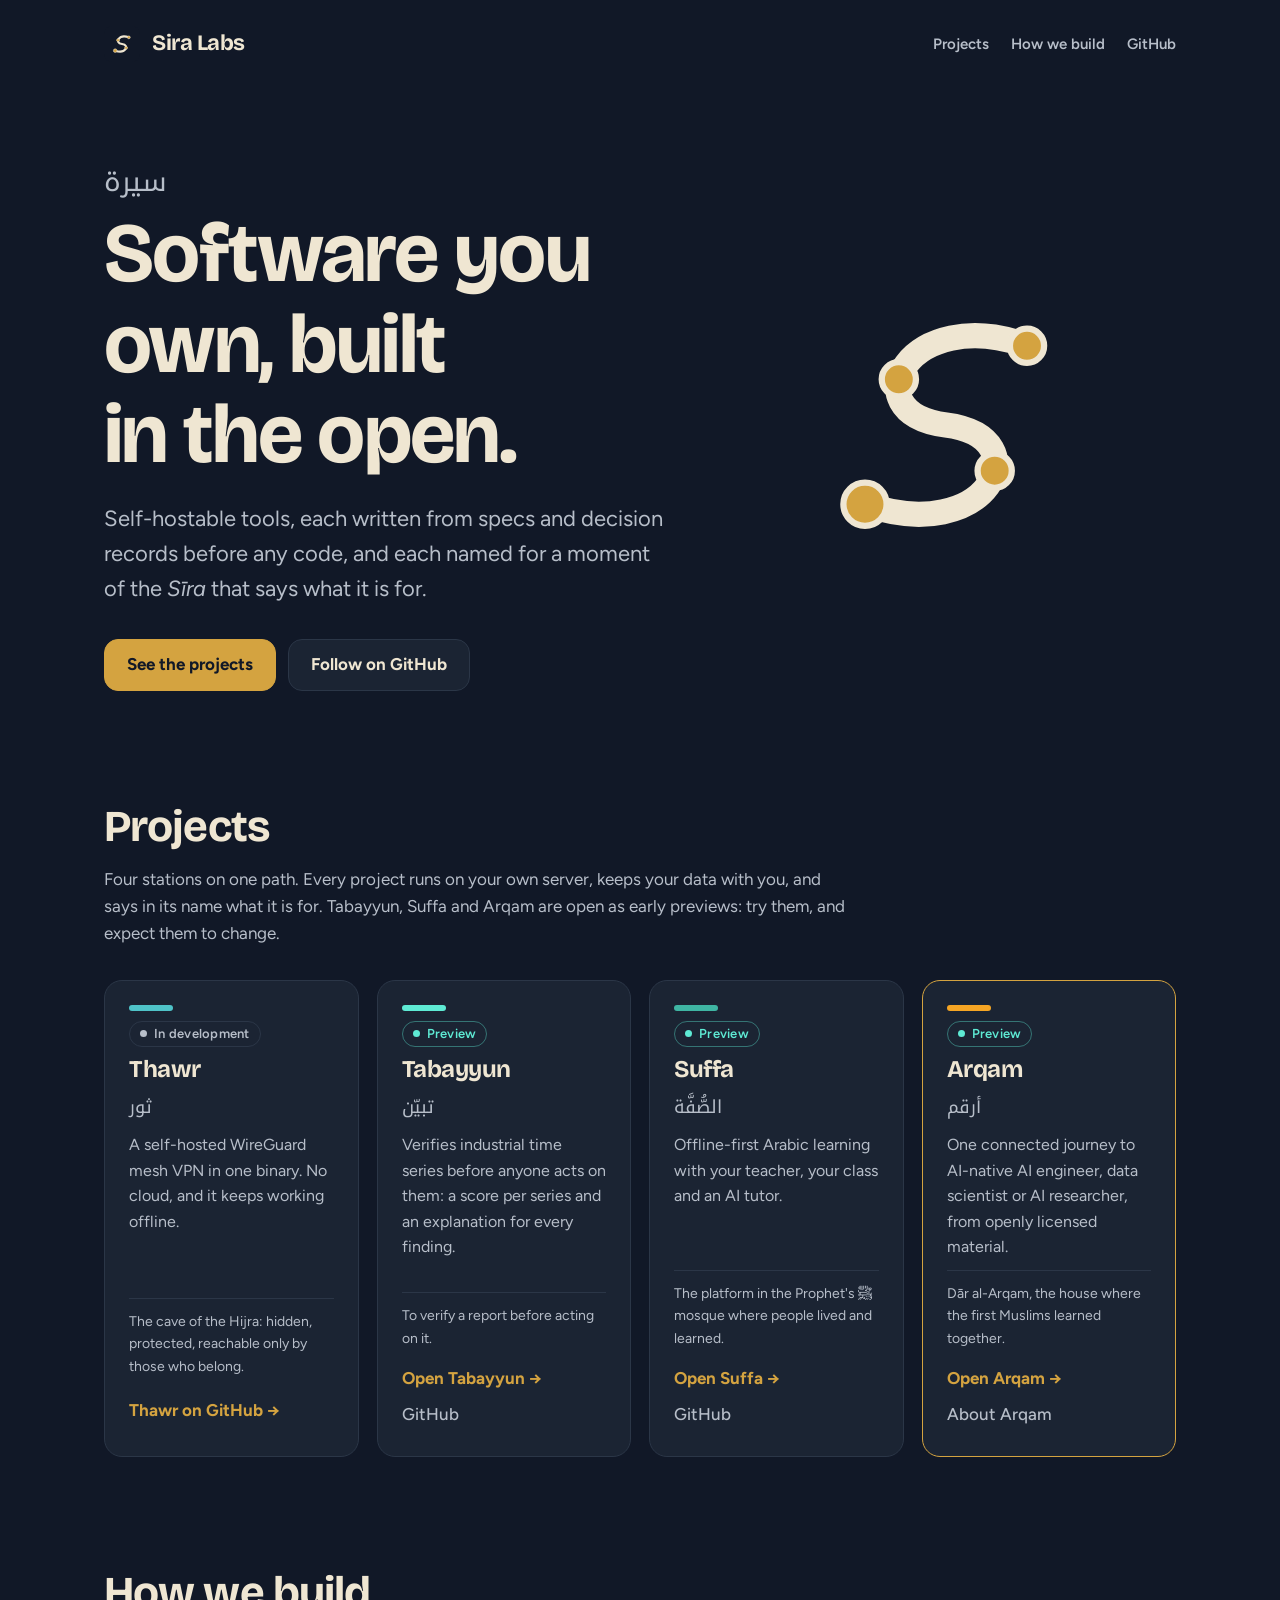
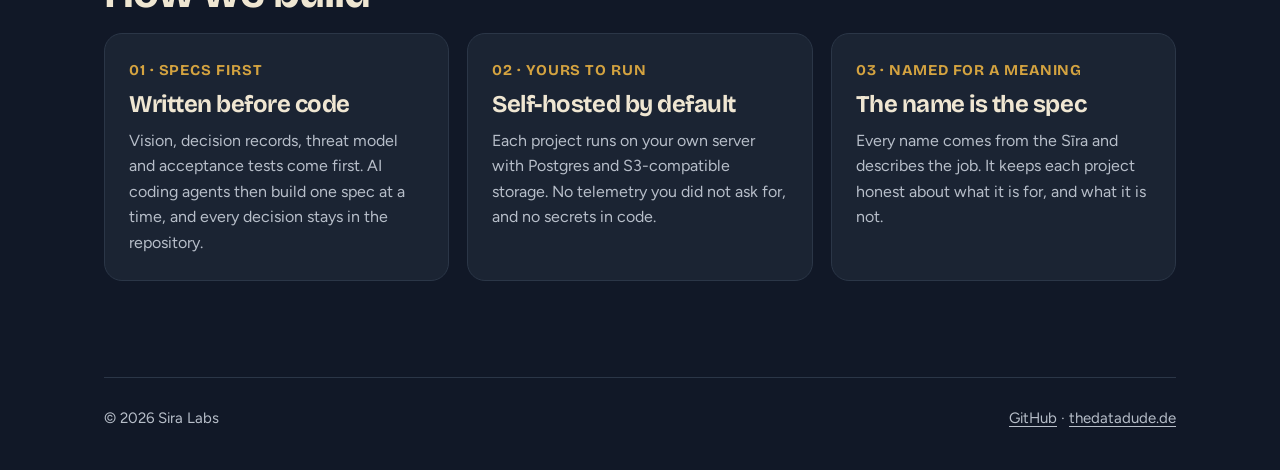
<file: index.html>
<!doctype html>
<html lang="en">
<head>
  <meta charset="utf-8">
  <meta name="viewport" content="width=device-width, initial-scale=1">
  <title>Sira Labs · Software you own, built in the open</title>
  <meta name="description" content="Sira Labs builds self-hostable software from written specs: Thawr, Tabayyun, Suffa and Arqam, each named for a moment of the Sīra. Tabayyun, Suffa and Arqam are open as early previews.">
  <meta name="theme-color" content="#111827">
  <link rel="icon" href="assets/sira-labs/icon.svg" type="image/svg+xml">
  <meta property="og:title" content="Sira Labs">
  <meta property="og:description" content="Software you own, built in the open.">
  <meta property="og:image" content="https://siralabs.org/assets/sira-labs/social-preview.png">
  <meta property="og:type" content="website">
  <meta property="og:url" content="https://siralabs.org/">
  <link rel="canonical" href="https://siralabs.org/">
  <meta name="twitter:card" content="summary_large_image">
  <link rel="preconnect" href="https://fonts.googleapis.com">
  <link rel="preconnect" href="https://fonts.gstatic.com" crossorigin>
  <link href="https://fonts.googleapis.com/css2?family=Bricolage+Grotesque:opsz,wght@12..96,500;12..96,700&family=Figtree:wght@400;500;600;700&family=Noto+Kufi+Arabic:wght@500;700&display=swap" rel="stylesheet">
  <link rel="stylesheet" href="assets/site.css">
</head>
<body class="theme-sira">
  <a class="skip" href="#main">Skip to content</a>
  <div class="wrap">
    <header class="site-header">
      <a class="brand" href="./"><img src="assets/sira-labs/icon.svg" alt="" width="36" height="36">Sira Labs</a>
      <nav class="nav" aria-label="Main">
        <a href="#projects">Projects</a>
        <a href="#how">How we build</a>
        <a href="https://github.com/Sira-Labs">GitHub</a>
      </nav>
    </header>

    <main id="main">
      <section class="hero" aria-labelledby="hero-title">
        <div>
          <p class="ar" lang="ar" dir="rtl" style="text-align: left">سيرة</p>
          <h1 id="hero-title">Software you own, built in the open.</h1>
          <p class="lede">Self-hostable tools, each written from specs and decision records before any code, and each named for a moment of the <em>Sīra</em> that says what it is for.</p>
          <div class="actions">
            <a class="button primary" href="#projects">See the projects</a>
            <a class="button" href="https://github.com/Sira-Labs">Follow on GitHub</a>
          </div>
        </div>
        <img class="hero-mark" src="assets/sira-labs/mark-dark.svg" alt="The Sira Labs mark: an S-shaped path linking four stations" width="360" height="360">
      </section>

      <section id="projects" aria-labelledby="projects-title">
        <h2 id="projects-title">Projects</h2>
        <p class="section-intro">Four stations on one path. Every project runs on your own server, keeps your data with you, and says in its name what it is for. Tabayyun, Suffa and Arqam are open as early previews: try them, and expect them to change.</p>
        <div class="grid grid-4">
          <article class="card">
            <div class="stripe" style="background: #4fc3c8"></div>
            <span class="status">In development</span>
            <h3>Thawr</h3>
            <span class="ar" lang="ar" dir="rtl" style="align-self: flex-start">ثور</span>
            <p>A self-hosted WireGuard mesh VPN in one binary. No cloud, and it keeps working offline.</p>
            <p class="meaning">The cave of the Hijra: hidden, protected, reachable only by those who belong.</p>
            <a class="more" href="https://github.com/thedatadudech/Thawr">Thawr on GitHub →</a>
          </article>
          <article class="card">
            <div class="stripe" style="background: #5eead4"></div>
            <span class="status preview">Preview</span>
            <h3>Tabayyun</h3>
            <span class="ar" lang="ar" dir="rtl" style="align-self: flex-start">تبيّن</span>
            <p>Verifies industrial time series before anyone acts on them: a score per series and an explanation for every finding.</p>
            <p class="meaning">To verify a report before acting on it.</p>
            <div class="links">
              <a class="more" href="https://tabayyun.siralabs.org/">Open Tabayyun →</a>
              <a class="more secondary" href="https://github.com/Sira-Labs/Tabayyun">GitHub</a>
            </div>
          </article>
          <article class="card">
            <div class="stripe" style="background: #3fb5a3"></div>
            <span class="status preview">Preview</span>
            <h3>Suffa</h3>
            <span class="ar" lang="ar" dir="rtl" style="align-self: flex-start">الصُّفَّة</span>
            <p>Offline-first Arabic learning with your teacher, your class and an AI tutor.</p>
            <p class="meaning">The platform in the Prophet's ﷺ mosque where people lived and learned.</p>
            <div class="links">
              <a class="more" href="https://suffa.siralabs.org/">Open Suffa →</a>
              <a class="more secondary" href="https://github.com/Sira-Labs/Suffa">GitHub</a>
            </div>
          </article>
          <article class="card highlight">
            <div class="stripe" style="background: #f5a524"></div>
            <span class="status preview">Preview</span>
            <h3>Arqam</h3>
            <span class="ar" lang="ar" dir="rtl" style="align-self: flex-start">أرقم</span>
            <p>One connected journey to AI-native AI engineer, data scientist or AI researcher, from openly licensed material.</p>
            <p class="meaning">Dār al-Arqam, the house where the first Muslims learned together.</p>
            <div class="links">
              <a class="more" href="https://arqam-stg.siralabs.org/">Open Arqam →</a>
              <a class="more secondary" href="arqam/">About Arqam</a>
            </div>
          </article>
        </div>
      </section>

      <section id="how" aria-labelledby="how-title">
        <h2 id="how-title">How we build</h2>
        <div class="grid grid-3">
          <div class="card">
            <span class="step-number">01 · Specs first</span>
            <h3>Written before code</h3>
            <p>Vision, decision records, threat model and acceptance tests come first. AI coding agents then build one spec at a time, and every decision stays in the repository.</p>
          </div>
          <div class="card">
            <span class="step-number">02 · Yours to run</span>
            <h3>Self-hosted by default</h3>
            <p>Each project runs on your own server with Postgres and S3-compatible storage. No telemetry you did not ask for, and no secrets in code.</p>
          </div>
          <div class="card">
            <span class="step-number">03 · Named for a meaning</span>
            <h3>The name is the spec</h3>
            <p>Every name comes from the Sīra and describes the job. It keeps each project honest about what it is for, and what it is not.</p>
          </div>
        </div>
      </section>
    </main>

    <footer class="site-footer">
      <span>© 2026 Sira Labs</span>
      <span><a href="https://github.com/Sira-Labs">GitHub</a> · <a href="https://www.thedatadude.de">thedatadude.de</a></span>
    </footer>
  </div>
</body>
</html>
</file>
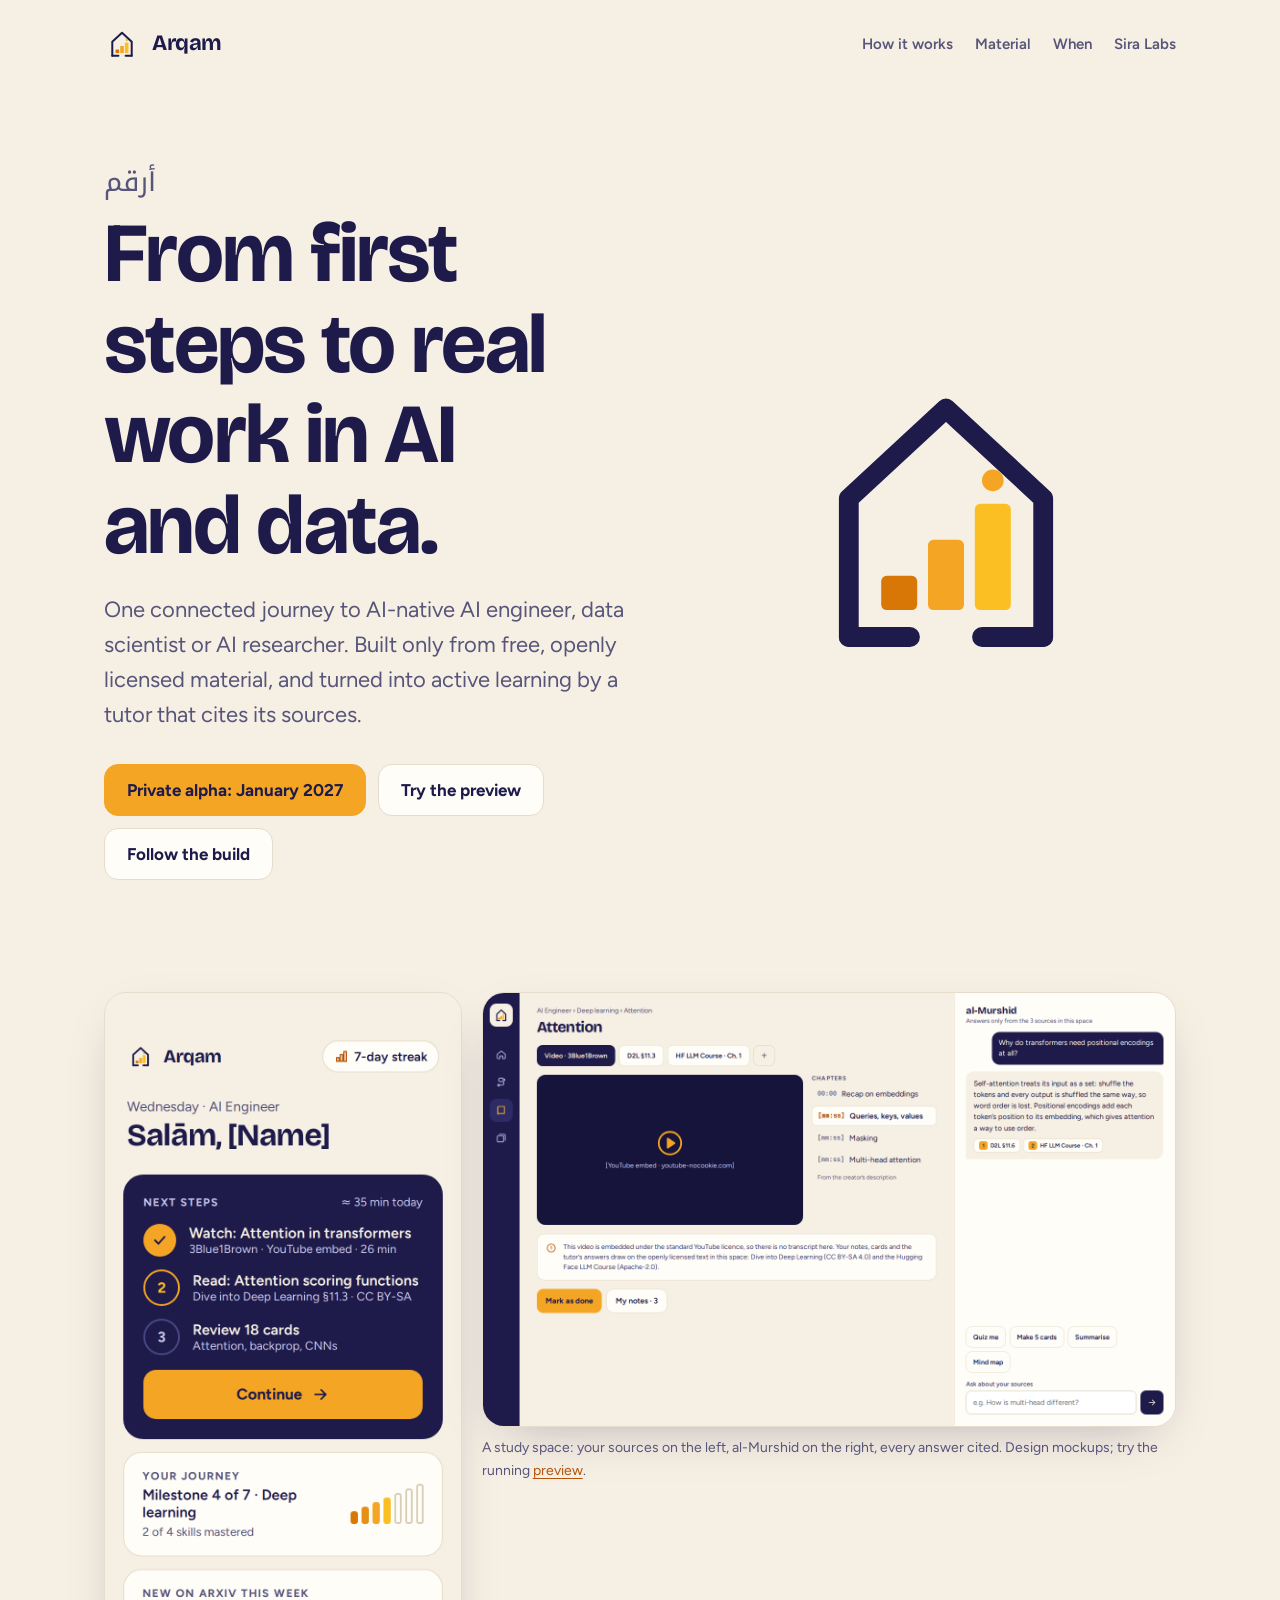
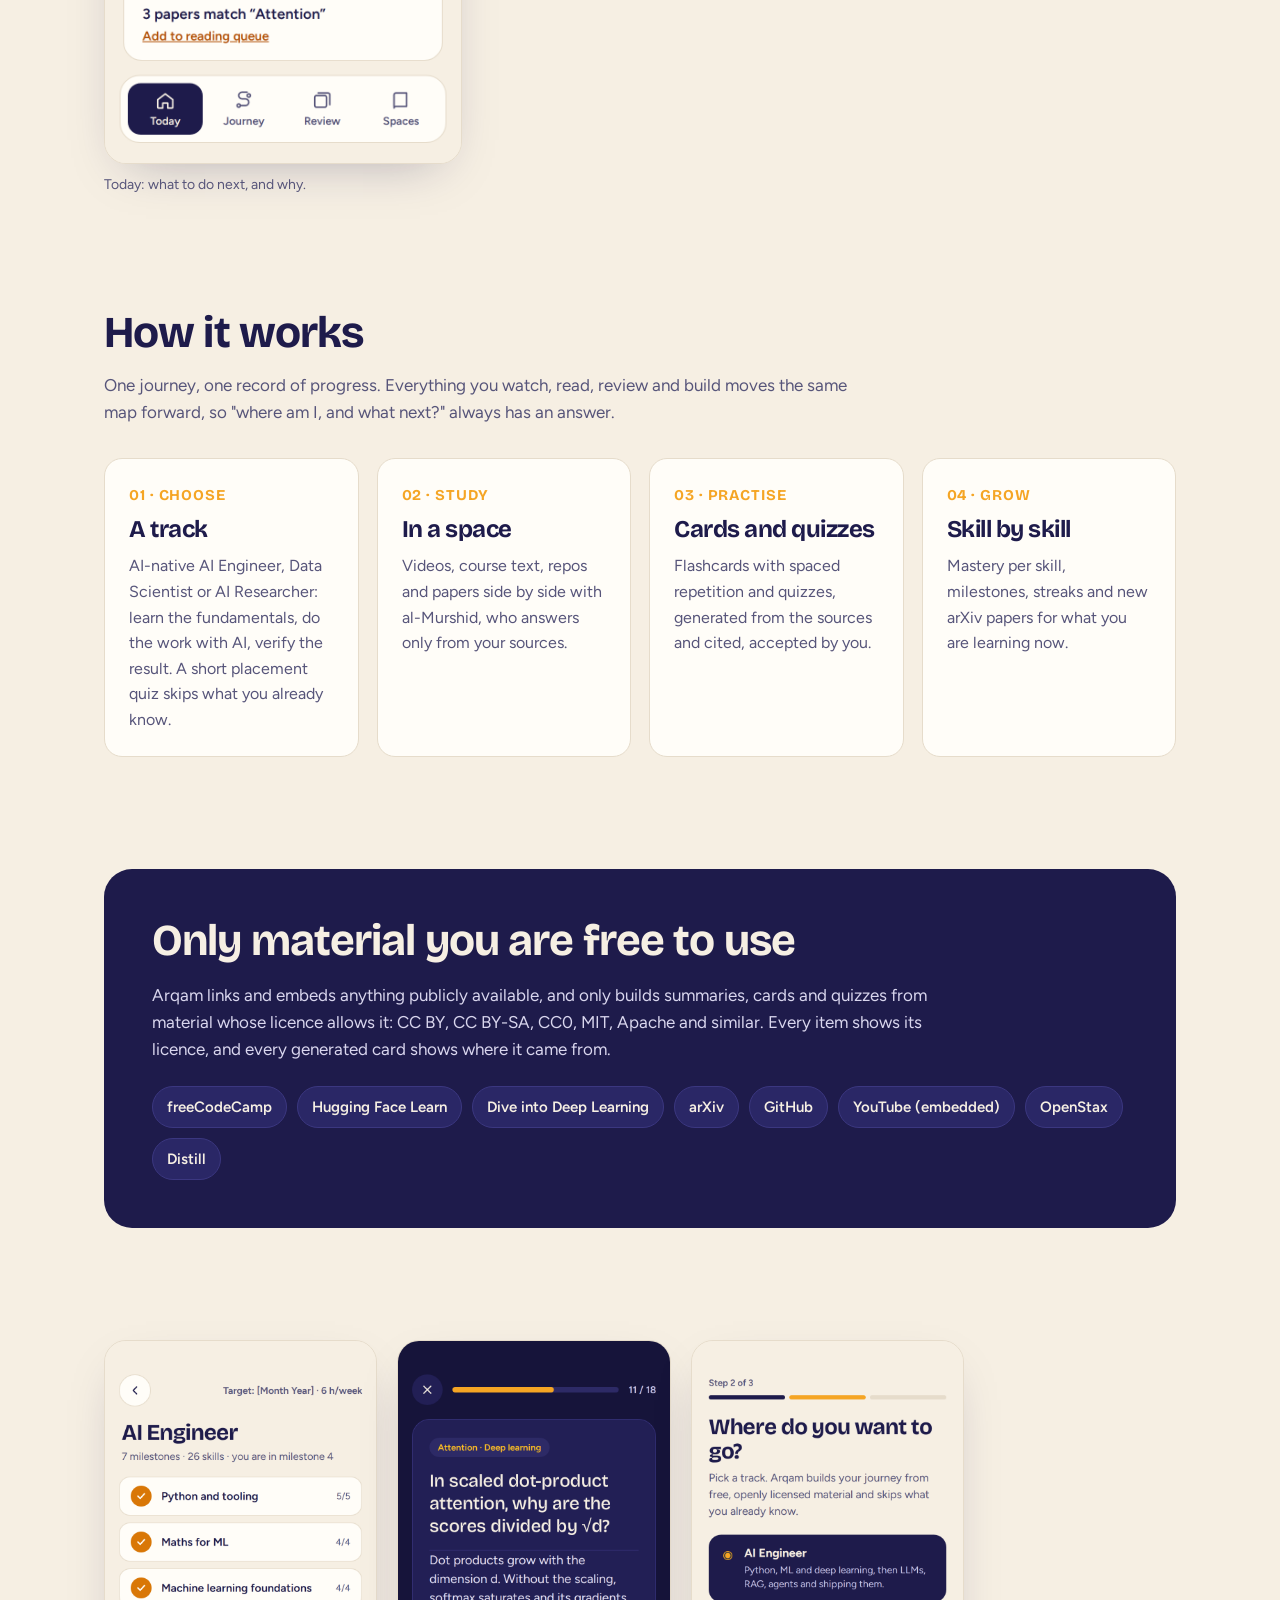
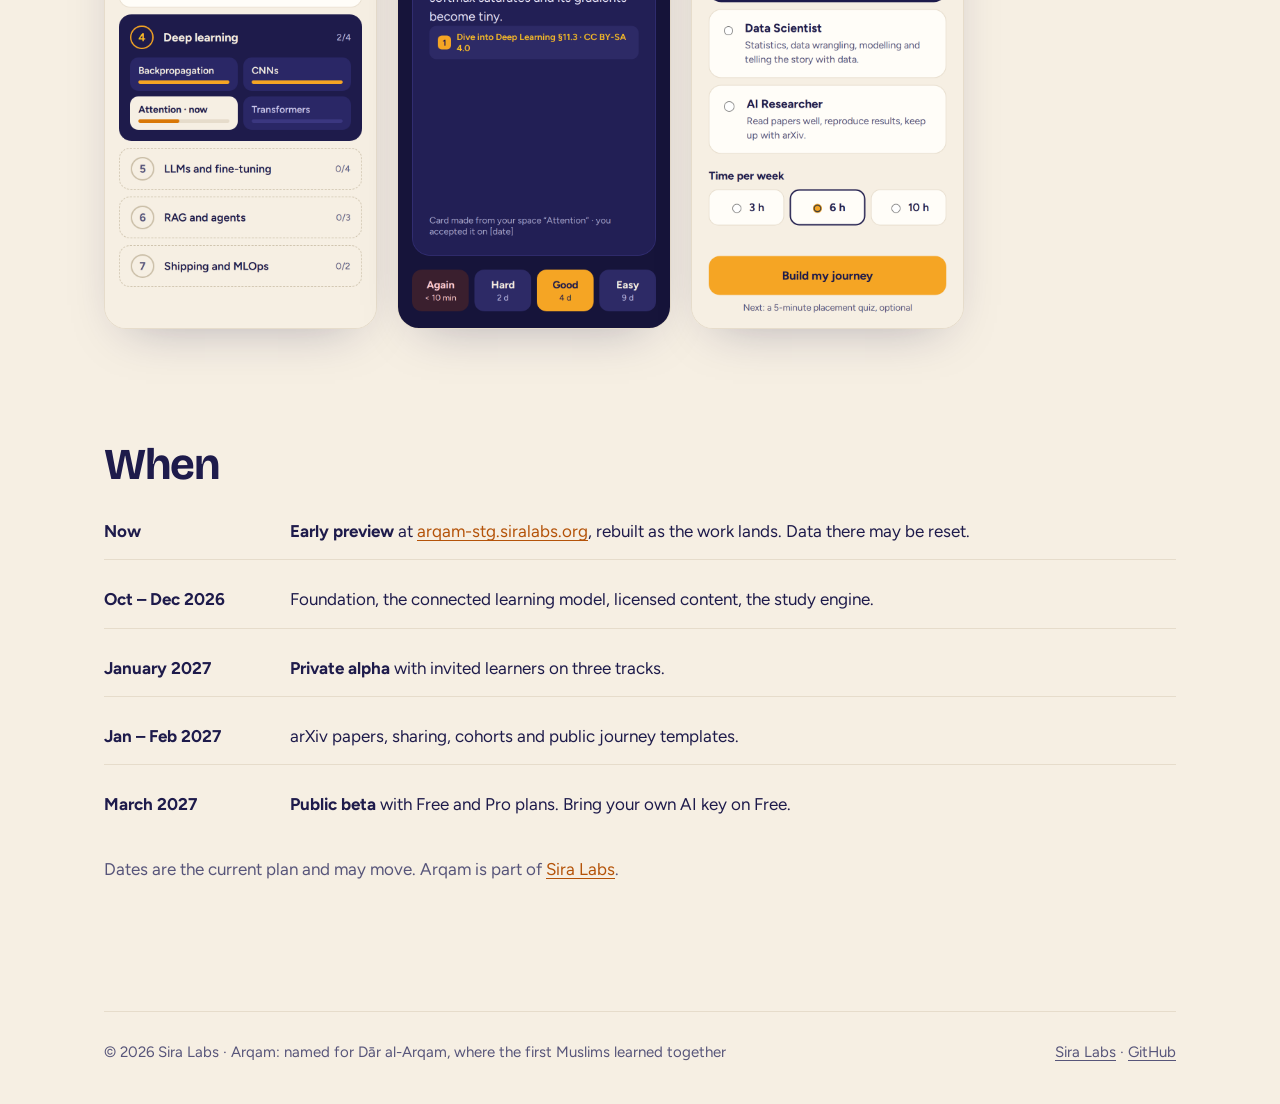
<file: arqam/index.html>
<!doctype html>
<html lang="en">
<head>
  <meta charset="utf-8">
  <meta name="viewport" content="width=device-width, initial-scale=1">
  <title>Arqam · From first steps to real work in AI and data</title>
  <meta name="description" content="Arqam is one connected learning journey for AI engineers, data scientists and AI researchers, built only from free, openly licensed material, with an AI tutor that cites its sources.">
  <meta name="theme-color" content="#1e1b4b">
  <link rel="icon" href="../assets/arqam/icon.svg" type="image/svg+xml">
  <meta property="og:title" content="Arqam">
  <meta property="og:description" content="From first steps to real work in AI and data.">
  <meta property="og:image" content="https://siralabs.org/assets/arqam/social-preview.png">
  <meta property="og:type" content="website">
  <meta property="og:url" content="https://siralabs.org/arqam/">
  <link rel="canonical" href="https://siralabs.org/arqam/">
  <meta name="twitter:card" content="summary_large_image">
  <link rel="preconnect" href="https://fonts.googleapis.com">
  <link rel="preconnect" href="https://fonts.gstatic.com" crossorigin>
  <link href="https://fonts.googleapis.com/css2?family=Bricolage+Grotesque:opsz,wght@12..96,500;12..96,700&family=Figtree:wght@400;500;600;700&family=Noto+Kufi+Arabic:wght@500;700&display=swap" rel="stylesheet">
  <link rel="stylesheet" href="../assets/site.css">
</head>
<body class="theme-arqam">
  <a class="skip" href="#main">Skip to content</a>
  <div class="wrap">
    <header class="site-header">
      <a class="brand" href="./"><img src="../assets/arqam/mark.svg" alt="" width="36" height="36">Arqam</a>
      <nav class="nav" aria-label="Main">
        <a href="#how">How it works</a>
        <a href="#material">Material</a>
        <a href="#when">When</a>
        <a href="../">Sira Labs</a>
      </nav>
    </header>

    <main id="main">
      <section class="hero" aria-labelledby="hero-title">
        <div>
          <p class="ar" lang="ar" dir="rtl" style="text-align: left">أرقم</p>
          <h1 id="hero-title">From first steps to real work in AI and data.</h1>
          <p class="lede">One connected journey to AI-native AI engineer, data scientist or AI researcher. Built only from free, openly licensed material, and turned into active learning by a tutor that cites its sources.</p>
          <div class="actions">
            <a class="button primary" href="#when">Private alpha: January 2027</a>
            <a class="button" href="https://arqam-stg.siralabs.org/">Try the preview</a>
            <a class="button" href="https://github.com/Sira-Labs">Follow the build</a>
          </div>
        </div>
        <img class="hero-mark" src="../assets/arqam/mark.svg" alt="The Arqam mark: a house with three rising bars and a point of light" width="360" height="360">
      </section>

      <section aria-label="Screens">
        <div class="shots">
          <figure style="margin: 0">
            <img src="../assets/arqam/today.png" alt="Today screen on a phone: next steps with their sources, journey progress and new papers" width="390" height="844" loading="lazy">
            <figcaption class="caption">Today: what to do next, and why.</figcaption>
          </figure>
          <figure style="margin: 0">
            <img src="../assets/arqam/study-desktop.png" alt="Study space on desktop: a video with chapters, a licence note, and the tutor al-Murshid answering with citations" width="1440" height="900" loading="lazy">
            <figcaption class="caption">A study space: your sources on the left, al-Murshid on the right, every answer cited. Design mockups; try the running <a href="https://arqam-stg.siralabs.org/">preview</a>.</figcaption>
          </figure>
        </div>
      </section>

      <section id="how" aria-labelledby="how-title">
        <h2 id="how-title">How it works</h2>
        <p class="section-intro">One journey, one record of progress. Everything you watch, read, review and build moves the same map forward, so "where am I, and what next?" always has an answer.</p>
        <div class="grid grid-4">
          <div class="card">
            <span class="step-number">01 · Choose</span>
            <h3>A track</h3>
            <p>AI-native AI Engineer, Data Scientist or AI Researcher: learn the fundamentals, do the work with AI, verify the result. A short placement quiz skips what you already know.</p>
          </div>
          <div class="card">
            <span class="step-number">02 · Study</span>
            <h3>In a space</h3>
            <p>Videos, course text, repos and papers side by side with al-Murshid, who answers only from your sources.</p>
          </div>
          <div class="card">
            <span class="step-number">03 · Practise</span>
            <h3>Cards and quizzes</h3>
            <p>Flashcards with spaced repetition and quizzes, generated from the sources and cited, accepted by you.</p>
          </div>
          <div class="card">
            <span class="step-number">04 · Grow</span>
            <h3>Skill by skill</h3>
            <p>Mastery per skill, milestones, streaks and new arXiv papers for what you are learning now.</p>
          </div>
        </div>
      </section>

      <section id="material" aria-labelledby="material-title">
        <div class="band">
          <h2 id="material-title">Only material you are free to use</h2>
          <p style="max-width: 46em">Arqam links and embeds anything publicly available, and only builds summaries, cards and quizzes from material whose licence allows it: CC BY, CC BY-SA, CC0, MIT, Apache and similar. Every item shows its licence, and every generated card shows where it came from.</p>
          <ul class="sources" aria-label="Examples of sources" style="margin-top: 22px">
            <li style="background: #2a2766; border-color: #3b3780; color: #f6efe3">freeCodeCamp</li>
            <li style="background: #2a2766; border-color: #3b3780; color: #f6efe3">Hugging Face Learn</li>
            <li style="background: #2a2766; border-color: #3b3780; color: #f6efe3">Dive into Deep Learning</li>
            <li style="background: #2a2766; border-color: #3b3780; color: #f6efe3">arXiv</li>
            <li style="background: #2a2766; border-color: #3b3780; color: #f6efe3">GitHub</li>
            <li style="background: #2a2766; border-color: #3b3780; color: #f6efe3">YouTube (embedded)</li>
            <li style="background: #2a2766; border-color: #3b3780; color: #f6efe3">OpenStax</li>
            <li style="background: #2a2766; border-color: #3b3780; color: #f6efe3">Distill</li>
          </ul>
        </div>
      </section>

      <section aria-label="More screens">
        <div class="phone-row">
          <img src="../assets/arqam/journey.png" alt="Journey screen: seven milestones with skills and mastery" width="390" height="844" loading="lazy">
          <img src="../assets/arqam/review.png" alt="Review screen: a flashcard about attention with its cited source and four grading buttons" width="390" height="844" loading="lazy">
          <img src="../assets/arqam/onboarding.png" alt="Onboarding screen: choose a track and your time per week" width="390" height="844" loading="lazy">
        </div>
      </section>

      <section id="when" aria-labelledby="when-title">
        <h2 id="when-title">When</h2>
        <ol class="timeline">
          <li><span class="when">Now</span><span><strong>Early preview</strong> at <a href="https://arqam-stg.siralabs.org/">arqam-stg.siralabs.org</a>, rebuilt as the work lands. Data there may be reset.</span></li>
          <li><span class="when">Oct – Dec 2026</span><span>Foundation, the connected learning model, licensed content, the study engine.</span></li>
          <li><span class="when">January 2027</span><span><strong>Private alpha</strong> with invited learners on three tracks.</span></li>
          <li><span class="when">Jan – Feb 2027</span><span>arXiv papers, sharing, cohorts and public journey templates.</span></li>
          <li><span class="when">March 2027</span><span><strong>Public beta</strong> with Free and Pro plans. Bring your own AI key on Free.</span></li>
        </ol>
        <p class="section-intro" style="margin-top: 24px">Dates are the current plan and may move. Arqam is part of <a href="../">Sira Labs</a>.</p>
      </section>
    </main>

    <footer class="site-footer">
      <span>© 2026 Sira Labs · Arqam: named for Dār al-Arqam, where the first Muslims learned together</span>
      <span><a href="../">Sira Labs</a> · <a href="https://github.com/Sira-Labs">GitHub</a></span>
    </footer>
  </div>
</body>
</html>
</file>
<file: assets/site.css>
/* Sira Labs site — one stylesheet for the organisation page and the product pages.
   Themes are set per page with a class on <body>: .theme-sira (night) or .theme-arqam (sand). */

:root {
  --radius: 18px;
  --max: 1120px;
  --font-display: 'Bricolage Grotesque', 'Segoe UI', system-ui, sans-serif;
  --font-body: Figtree, 'Segoe UI', system-ui, sans-serif;
  --font-ar: 'Noto Kufi Arabic', 'Geeza Pro', sans-serif;
}

.theme-sira {
  --bg: #111827;
  --surface: #1b2433;
  --line: #2b3647;
  --text: #efe6d2;
  --muted: #b7bec9;
  --accent: #d4a340;
  --accent-text: #111827;
}

.theme-arqam {
  --bg: #f6efe3;
  --surface: #fffdf8;
  --line: #e6dccb;
  --text: #1e1b4b;
  --muted: #57557a;
  --accent: #f5a524;
  --accent-text: #1e1b4b;
  --link: #b45309;
  --ink: #1e1b4b;
}

* {
  box-sizing: border-box;
}

html {
  scroll-behavior: smooth;
}

@media (prefers-reduced-motion: reduce) {
  html {
    scroll-behavior: auto;
  }
}

body {
  margin: 0;
  background: var(--bg);
  color: var(--text);
  font-family: var(--font-body);
  font-size: 17px;
  line-height: 1.6;
  -webkit-font-smoothing: antialiased;
}

img {
  max-width: 100%;
  height: auto;
  display: block;
}

a {
  color: var(--link, var(--accent));
  text-underline-offset: 3px;
}

a:focus-visible,
.button:focus-visible {
  outline: 3px solid var(--accent);
  outline-offset: 3px;
  border-radius: 6px;
}

.wrap {
  max-width: var(--max);
  margin: 0 auto;
  padding: 0 24px;
}

.skip {
  position: absolute;
  left: -999px;
}

.skip:focus {
  left: 16px;
  top: 16px;
  background: var(--surface);
  padding: 8px 12px;
  z-index: 10;
}

/* Header */
.site-header {
  display: flex;
  align-items: center;
  justify-content: space-between;
  gap: 16px;
  padding: 22px 0;
}

.brand {
  display: flex;
  align-items: center;
  gap: 12px;
  color: var(--text);
  text-decoration: none;
  font-family: var(--font-display);
  font-weight: 700;
  font-size: 22px;
  letter-spacing: -0.02em;
  white-space: nowrap;
}

.brand img {
  width: 36px;
  height: 36px;
}

.nav {
  display: flex;
  gap: 22px;
  flex-wrap: wrap;
}

.nav a {
  color: var(--muted);
  text-decoration: none;
  font-weight: 600;
  font-size: 15px;
  min-height: 44px;
  display: inline-flex;
  align-items: center;
}

.nav a:hover {
  color: var(--text);
}

/* Hero */
.hero {
  padding: 72px 0 56px;
  display: grid;
  grid-template-columns: minmax(0, 1.1fr) minmax(0, 0.9fr);
  gap: 48px;
  align-items: center;
}

.hero .ar {
  font-family: var(--font-ar);
  font-size: 28px;
  color: var(--muted);
  margin: 0 0 4px;
}

h1,
h2,
h3 {
  font-family: var(--font-display);
  letter-spacing: -0.02em;
  line-height: 1.08;
  margin: 0;
  text-wrap: balance;
}

h1 {
  font-size: clamp(44px, 7vw, 84px);
  font-weight: 700;
}

h2 {
  font-size: clamp(30px, 4vw, 44px);
  font-weight: 700;
  margin-bottom: 16px;
}

h3 {
  font-size: 24px;
  font-weight: 700;
}

.lede {
  font-size: clamp(19px, 2vw, 22px);
  color: var(--muted);
  max-width: 34em;
  margin: 20px 0 0;
  text-wrap: pretty;
}

.actions {
  display: flex;
  flex-wrap: wrap;
  gap: 12px;
  margin-top: 32px;
}

.button {
  display: inline-flex;
  align-items: center;
  gap: 10px;
  min-height: 52px;
  padding: 0 22px;
  border-radius: 14px;
  font-weight: 700;
  text-decoration: none;
  border: 1px solid var(--line);
  color: var(--text);
  background: var(--surface);
}

.button.primary {
  background: var(--accent);
  color: var(--accent-text);
  border-color: var(--accent);
}

.hero-mark {
  justify-self: center;
  width: min(360px, 80%);
}

/* Sections */
section {
  padding: 56px 0;
}

.section-intro {
  color: var(--muted);
  max-width: 44em;
  margin: 0 0 32px;
}

.grid {
  display: grid;
  gap: 18px;
}

.grid-4 {
  grid-template-columns: repeat(4, minmax(0, 1fr));
}

.grid-3 {
  grid-template-columns: repeat(3, minmax(0, 1fr));
}

.grid-2 {
  grid-template-columns: repeat(2, minmax(0, 1fr));
}

.card {
  background: var(--surface);
  border: 1px solid var(--line);
  border-radius: var(--radius);
  padding: 24px;
  display: flex;
  flex-direction: column;
  gap: 10px;
}

.card p {
  margin: 0;
  color: var(--muted);
  font-size: 16px;
}

.card .ar {
  font-family: var(--font-ar);
  font-size: 18px;
  color: var(--muted);
}

.card .stripe {
  width: 44px;
  height: 6px;
  border-radius: 3px;
}

.card .meaning {
  font-size: 14px;
  border-top: 1px solid var(--line);
  padding-top: 12px;
  margin-top: auto;
}

.card a.more {
  font-weight: 700;
  text-decoration: none;
  min-height: 44px;
  display: inline-flex;
  align-items: center;
}

.card.highlight {
  border-color: var(--accent);
}

/* Project status chip and link row on the organisation page */
.card .status {
  align-self: flex-start;
  display: inline-flex;
  align-items: center;
  gap: 7px;
  font-size: 13px;
  font-weight: 600;
  letter-spacing: 0.02em;
  color: var(--muted);
  border: 1px solid var(--line);
  border-radius: 999px;
  padding: 2px 10px;
}

.card .status::before {
  content: '';
  width: 7px;
  height: 7px;
  border-radius: 50%;
  background: currentColor;
}

.card .status.preview {
  color: #5eead4;
  border-color: rgba(94, 234, 212, 0.4);
}

.card .links {
  display: flex;
  flex-direction: column;
  align-items: flex-start;
}

.card .links a.more {
  min-height: 36px;
}

.card a.more.secondary {
  font-weight: 500;
  color: var(--muted);
}

.step-number {
  font-family: var(--font-display);
  font-weight: 700;
  font-size: 15px;
  color: var(--accent);
  letter-spacing: 0.06em;
  text-transform: uppercase;
}

/* Arqam product page */
.shots {
  display: grid;
  grid-template-columns: minmax(0, 0.34fr) minmax(0, 0.66fr);
  gap: 20px;
  align-items: start;
}

.shots img,
.phone-row img {
  border-radius: 22px;
  border: 1px solid var(--line);
  box-shadow: 0 18px 50px -24px rgba(30, 27, 75, 0.35);
}

.phone-row {
  display: grid;
  grid-template-columns: repeat(3, minmax(0, 1fr));
  gap: 20px;
  max-width: 860px;
}

.caption {
  font-size: 14px;
  color: var(--muted);
  margin-top: 10px;
}

.band {
  background: var(--ink, var(--surface));
  color: #f6efe3;
  border-radius: 28px;
  padding: 48px;
}

.band h2,
.band h3 {
  color: #f6efe3;
}

.band p,
.band li {
  color: #d9d6ee;
}

.band a {
  color: #fbbf24;
}

.timeline {
  list-style: none;
  padding: 0;
  margin: 0;
  display: grid;
  gap: 12px;
}

.timeline li {
  display: grid;
  grid-template-columns: 170px minmax(0, 1fr);
  gap: 16px;
  padding: 14px 0;
  border-bottom: 1px solid var(--line);
}

.timeline li:last-child {
  border-bottom: 0;
}

.timeline .when {
  font-weight: 700;
}

.sources {
  display: flex;
  flex-wrap: wrap;
  gap: 10px;
  padding: 0;
  margin: 0;
  list-style: none;
}

.sources li {
  padding: 8px 14px;
  border-radius: 999px;
  background: var(--surface);
  border: 1px solid var(--line);
  font-weight: 600;
  font-size: 15px;
}

/* Footer */
.site-footer {
  border-top: 1px solid var(--line);
  padding: 28px 0 40px;
  margin-top: 40px;
  color: var(--muted);
  font-size: 15px;
  display: flex;
  justify-content: space-between;
  flex-wrap: wrap;
  gap: 12px;
}

.site-footer a {
  color: var(--muted);
}

@media (max-width: 900px) {
  .hero {
    grid-template-columns: 1fr;
    padding-top: 40px;
  }

  .hero-mark {
    grid-row: 1;
    width: 160px;
    justify-self: start;
  }

  .grid-4 {
    grid-template-columns: repeat(2, minmax(0, 1fr));
  }

  .grid-3,
  .grid-2,
  .shots {
    grid-template-columns: 1fr;
  }

  .band {
    padding: 32px 22px;
  }

  .timeline li {
    grid-template-columns: 1fr;
    gap: 2px;
  }
}

@media (max-width: 560px) {
  .site-header {
    flex-wrap: wrap;
    row-gap: 4px;
  }

  .grid-4,
  .phone-row {
    grid-template-columns: 1fr;
  }

  .phone-row {
    max-width: 360px;
  }

  .nav {
    gap: 14px;
  }
}
</file>
